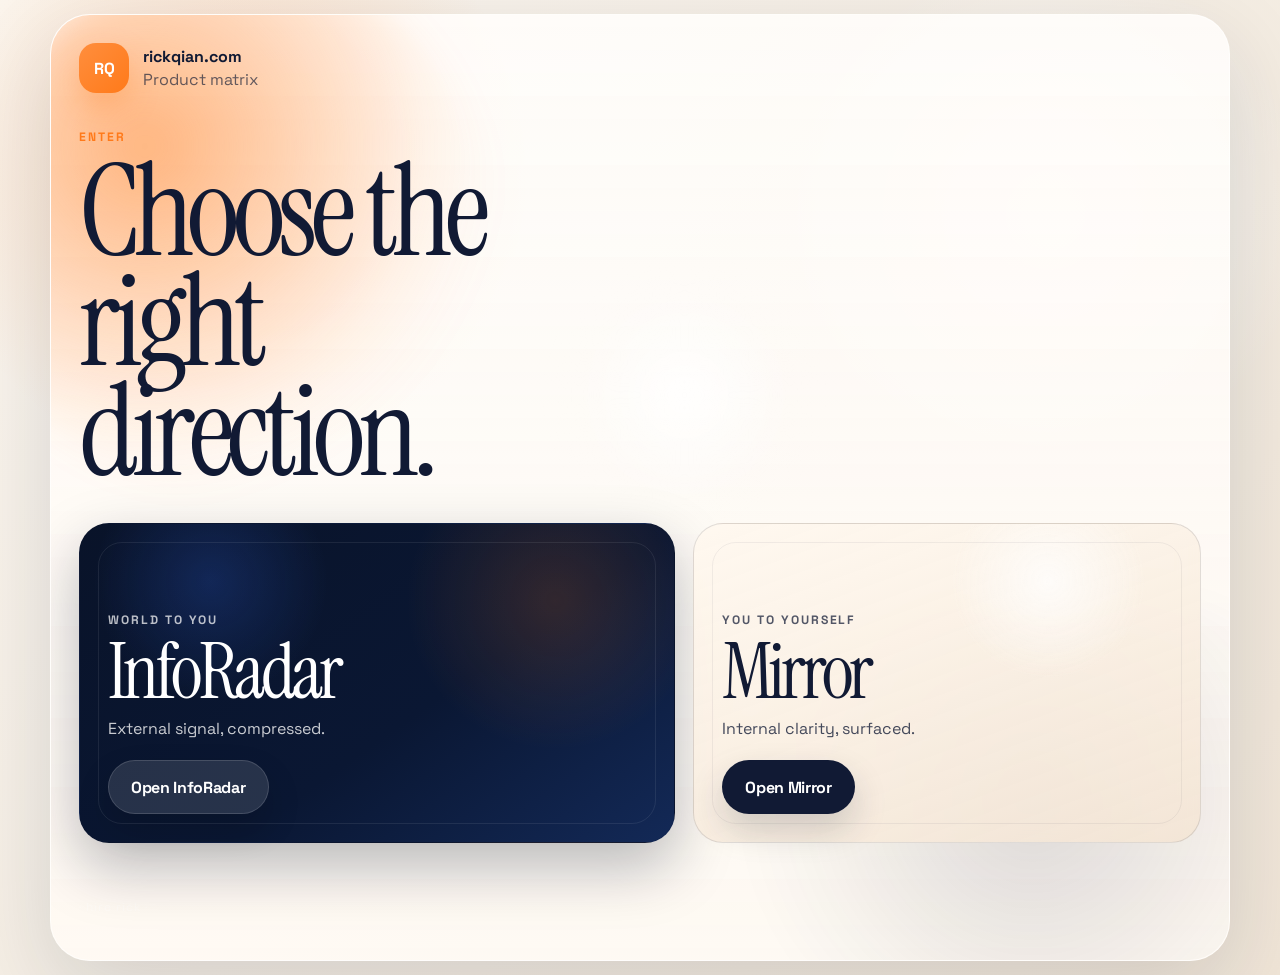
<file: index.html>
<!doctype html>
<html lang="en">
  <head>
    <meta charset="utf-8">
    <meta name="viewport" content="width=device-width, initial-scale=1">
    <title>rickqian.com | Product Matrix</title>
    <meta
      name="description"
      content="Two products. Two directions. Choose the right entrance."
    >
    <meta
      name="websitelaunches-verification"
      content="904a198baa85caa9e404f92781be7e97"
    >
    <meta property="og:title" content="rickqian.com | Product Matrix">
    <meta
      property="og:description"
      content="InfoRadar for external signal. Mirror for internal clarity."
    >
    <meta property="og:type" content="website">
    <meta property="og:url" content="https://rickqian.com/">
    <meta name="twitter:card" content="summary_large_image">
    <meta name="twitter:title" content="rickqian.com | Product Matrix">
    <meta
      name="twitter:description"
      content="InfoRadar for external signal. Mirror for internal clarity."
    >
    <link rel="canonical" href="https://rickqian.com/">
    <link rel="preconnect" href="https://fonts.googleapis.com">
    <link rel="preconnect" href="https://fonts.gstatic.com" crossorigin>
    <link
      href="https://fonts.googleapis.com/css2?family=Instrument+Serif:ital@0;1&family=Space+Grotesk:wght@400;500;700&display=swap"
      rel="stylesheet"
    >
    <link rel="stylesheet" href="root.css?v=20260324a">
  </head>
  <body>
    <main class="shell">
      <section class="stage" id="hero">
        <div class="noise noise-one" aria-hidden="true"></div>
        <div class="noise noise-two" aria-hidden="true"></div>
        <div class="noise noise-three" aria-hidden="true"></div>

        <a class="brand" href="#hero" aria-label="rickqian.com">
          <span class="brand-mark">RQ</span>
          <span class="brand-copy">
            <strong>rickqian.com</strong>
            <span>Product matrix</span>
          </span>
        </a>

        <div class="hero-copy">
          <p class="eyebrow">Enter</p>
          <h1>Choose the right direction.</h1>
        </div>

        <div class="entry-grid" aria-label="Product choices">
          <article class="entry-card entry-card-dark">
            <p class="entry-kicker">World to you</p>
            <h2>InfoRadar</h2>
            <p class="entry-note">External signal, compressed.</p>
            <a
              class="button button-dark"
              href="https://inforadar.rickqian.com/"
              data-carry-context
              data-default-product="inforadar"
              data-default-src="rickqian.com"
              data-default-entry="root-choice"
            >Open InfoRadar</a>
          </article>

          <article class="entry-card entry-card-light">
            <p class="entry-kicker">You to yourself</p>
            <h2>Mirror</h2>
            <p class="entry-note">Internal clarity, surfaced.</p>
            <a
              class="button button-light"
              href="https://mirror.rickqian.com/"
              data-carry-context
              data-default-product="mirror"
              data-default-src="rickqian.com"
              data-default-entry="root-choice"
            >Open Mirror</a>
          </article>
        </div>

        <p class="resume-link">
          <a href="/resume-game.html" style="font-size:.75rem;color:rgba(255,255,255,.35);text-decoration:none;letter-spacing:.08em;">
            · hire rick ·
          </a>
        </p>
      </section>
    </main>

    <script>
      const allowedKeys = ["product", "src", "channel", "campaign", "creative", "entry"];
      const pageParams = new URLSearchParams(window.location.search);

      const shouldCarry = (href) => {
        if (!href || href.startsWith("#") || href.startsWith("mailto:") || href.startsWith("tel:")) {
          return false;
        }

        try {
          const url = new URL(href, window.location.href);
          return url.protocol === "http:" || url.protocol === "https:";
        } catch {
          return false;
        }
      };

      const applyContext = (link) => {
        if (!shouldCarry(link.getAttribute("href"))) {
          return;
        }

        const targetUrl = new URL(link.href, window.location.href);

        allowedKeys.forEach((key) => {
          const existing = targetUrl.searchParams.get(key);
          const incoming = pageParams.get(key);
          const fallback = link.dataset[`default${key.charAt(0).toUpperCase()}${key.slice(1)}`];
          const value = existing || incoming || fallback;

          if (value) {
            targetUrl.searchParams.set(key, value);
          }
        });

        link.href = targetUrl.toString();
      };

      document.querySelectorAll("[data-carry-context]").forEach(applyContext);
    </script>
  </body>
</html>
</file>
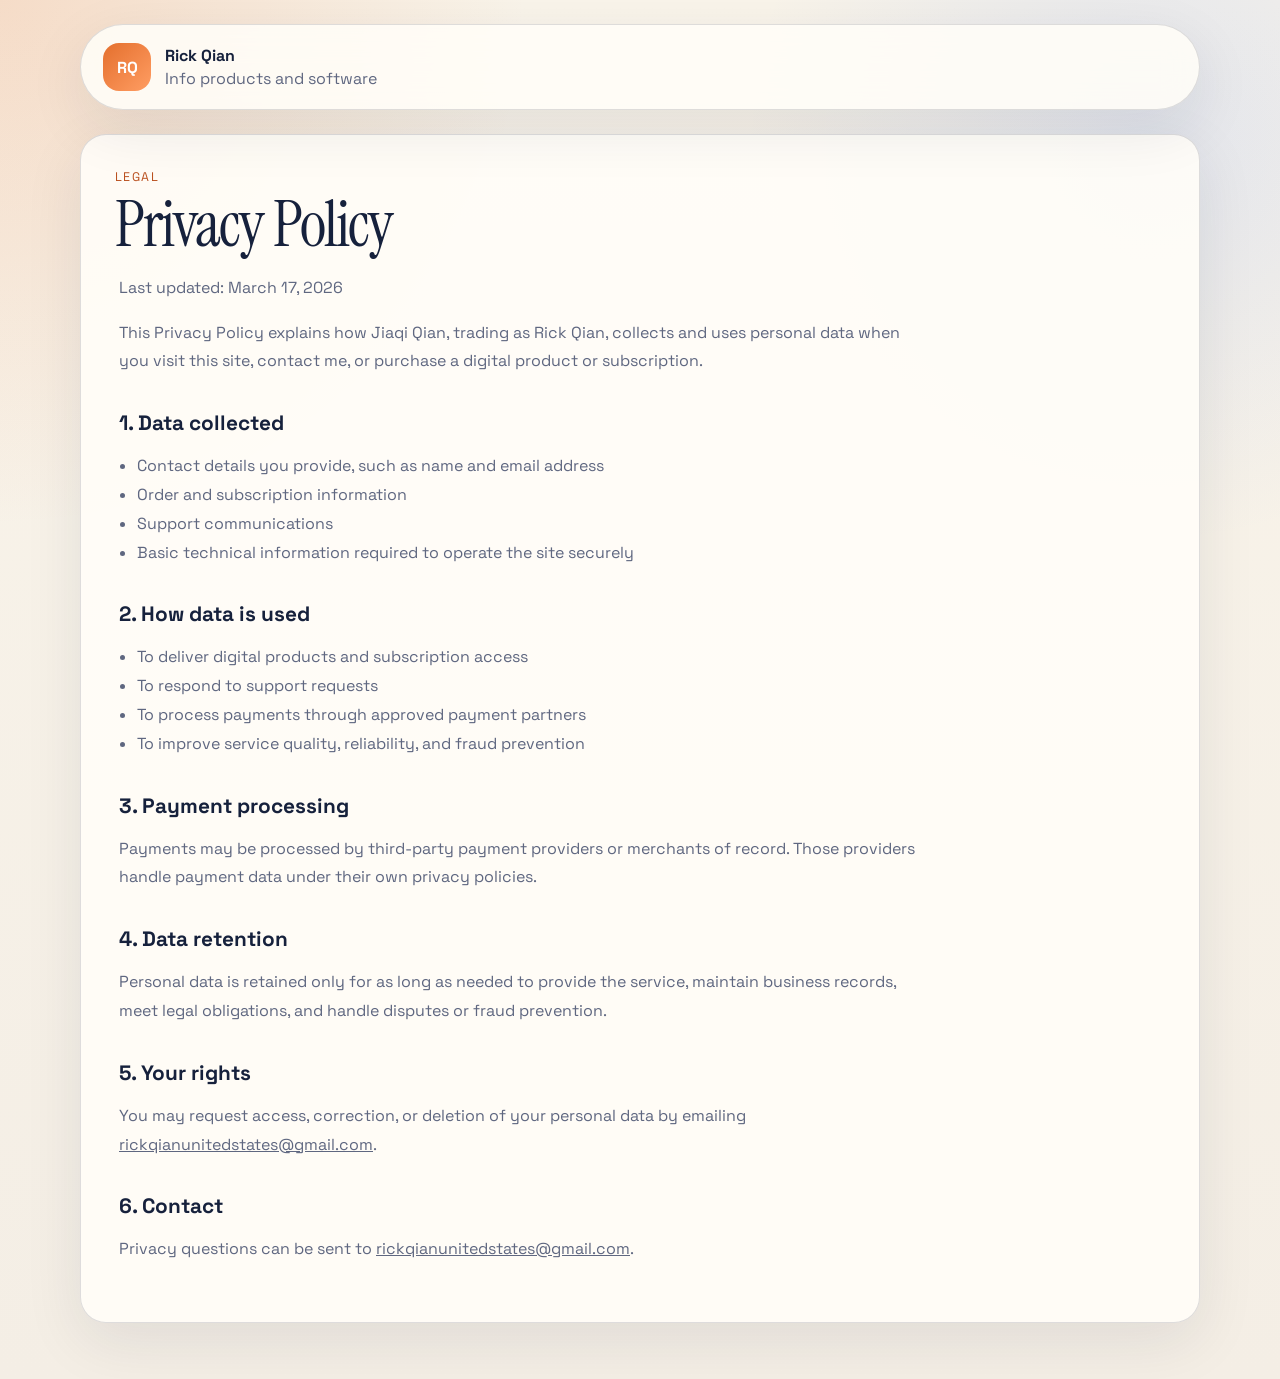
<file: privacy.html>
<!doctype html>
<html lang="en">
  <head>
    <meta charset="utf-8">
    <meta name="viewport" content="width=device-width, initial-scale=1">
    <title>Privacy Policy | Rick Qian</title>
    <meta name="description" content="Privacy policy for Rick Qian digital products and subscriptions.">
    <link rel="preconnect" href="https://fonts.googleapis.com">
    <link rel="preconnect" href="https://fonts.gstatic.com" crossorigin>
    <link
      href="https://fonts.googleapis.com/css2?family=Instrument+Serif:ital@0;1&family=Space+Grotesk:wght@400;500;700&display=swap"
      rel="stylesheet"
    >
    <link rel="stylesheet" href="styles.css">
  </head>
  <body>
    <div class="page-shell">
      <header class="site-header">
        <a class="brand" href="index.html">
          <span class="brand-mark">RQ</span>
          <span class="brand-copy">
            <strong>Rick Qian</strong>
            <span>Info products and software</span>
          </span>
        </a>
      </header>

      <main class="policy-hero">
        <p class="eyebrow">Legal</p>
        <h1>Privacy Policy</h1>
        <div class="policy-copy">
          <p>Last updated: March 17, 2026</p>
          <p>
            This Privacy Policy explains how Jiaqi Qian, trading as Rick Qian,
            collects and uses personal data when you visit this site, contact me,
            or purchase a digital product or subscription.
          </p>

          <h2>1. Data collected</h2>
          <ul>
            <li>Contact details you provide, such as name and email address</li>
            <li>Order and subscription information</li>
            <li>Support communications</li>
            <li>Basic technical information required to operate the site securely</li>
          </ul>

          <h2>2. How data is used</h2>
          <ul>
            <li>To deliver digital products and subscription access</li>
            <li>To respond to support requests</li>
            <li>To process payments through approved payment partners</li>
            <li>To improve service quality, reliability, and fraud prevention</li>
          </ul>

          <h2>3. Payment processing</h2>
          <p>
            Payments may be processed by third-party payment providers or
            merchants of record. Those providers handle payment data under their
            own privacy policies.
          </p>

          <h2>4. Data retention</h2>
          <p>
            Personal data is retained only for as long as needed to provide the
            service, maintain business records, meet legal obligations, and handle
            disputes or fraud prevention.
          </p>

          <h2>5. Your rights</h2>
          <p>
            You may request access, correction, or deletion of your personal data
            by emailing
            <a href="mailto:rickqianunitedstates@gmail.com">rickqianunitedstates@gmail.com</a>.
          </p>

          <h2>6. Contact</h2>
          <p>
            Privacy questions can be sent to
            <a href="mailto:rickqianunitedstates@gmail.com">rickqianunitedstates@gmail.com</a>.
          </p>
        </div>
      </main>
    </div>
  </body>
</html>
</file>
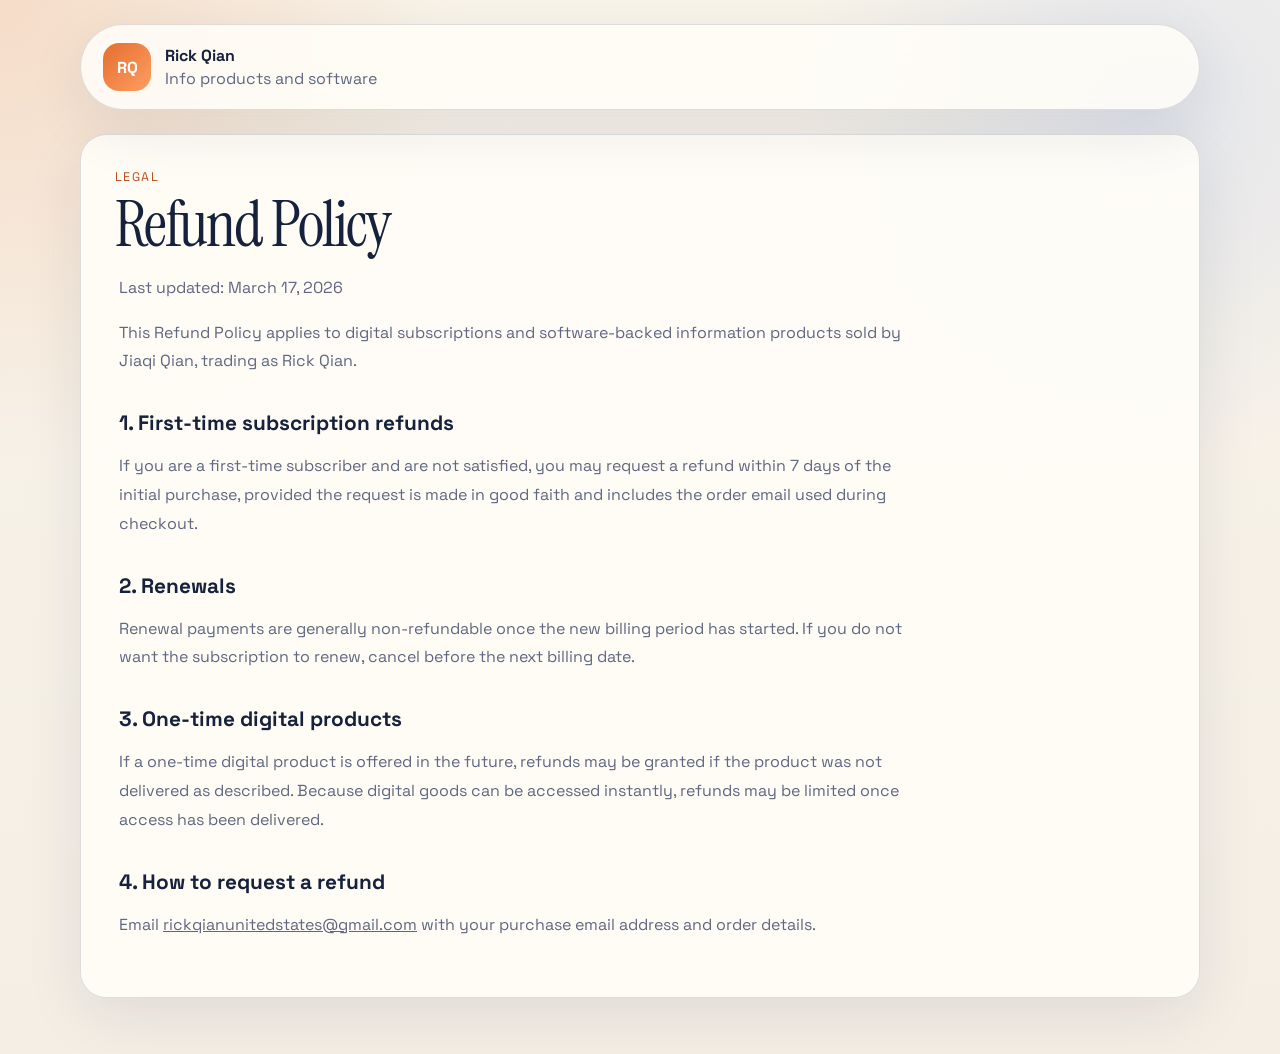
<file: refunds.html>
<!doctype html>
<html lang="en">
  <head>
    <meta charset="utf-8">
    <meta name="viewport" content="width=device-width, initial-scale=1">
    <title>Refund Policy | Rick Qian</title>
    <meta name="description" content="Refund policy for Rick Qian digital products and subscriptions.">
    <link rel="preconnect" href="https://fonts.googleapis.com">
    <link rel="preconnect" href="https://fonts.gstatic.com" crossorigin>
    <link
      href="https://fonts.googleapis.com/css2?family=Instrument+Serif:ital@0;1&family=Space+Grotesk:wght@400;500;700&display=swap"
      rel="stylesheet"
    >
    <link rel="stylesheet" href="styles.css">
  </head>
  <body>
    <div class="page-shell">
      <header class="site-header">
        <a class="brand" href="index.html">
          <span class="brand-mark">RQ</span>
          <span class="brand-copy">
            <strong>Rick Qian</strong>
            <span>Info products and software</span>
          </span>
        </a>
      </header>

      <main class="policy-hero">
        <p class="eyebrow">Legal</p>
        <h1>Refund Policy</h1>
        <div class="policy-copy">
          <p>Last updated: March 17, 2026</p>
          <p>
            This Refund Policy applies to digital subscriptions and software-backed
            information products sold by Jiaqi Qian, trading as Rick Qian.
          </p>

          <h2>1. First-time subscription refunds</h2>
          <p>
            If you are a first-time subscriber and are not satisfied, you may
            request a refund within 7 days of the initial purchase, provided the
            request is made in good faith and includes the order email used during
            checkout.
          </p>

          <h2>2. Renewals</h2>
          <p>
            Renewal payments are generally non-refundable once the new billing
            period has started. If you do not want the subscription to renew,
            cancel before the next billing date.
          </p>

          <h2>3. One-time digital products</h2>
          <p>
            If a one-time digital product is offered in the future, refunds may be
            granted if the product was not delivered as described. Because digital
            goods can be accessed instantly, refunds may be limited once access has
            been delivered.
          </p>

          <h2>4. How to request a refund</h2>
          <p>
            Email
            <a href="mailto:rickqianunitedstates@gmail.com">rickqianunitedstates@gmail.com</a>
            with your purchase email address and order details.
          </p>
        </div>
      </main>
    </div>
  </body>
</html>
</file>
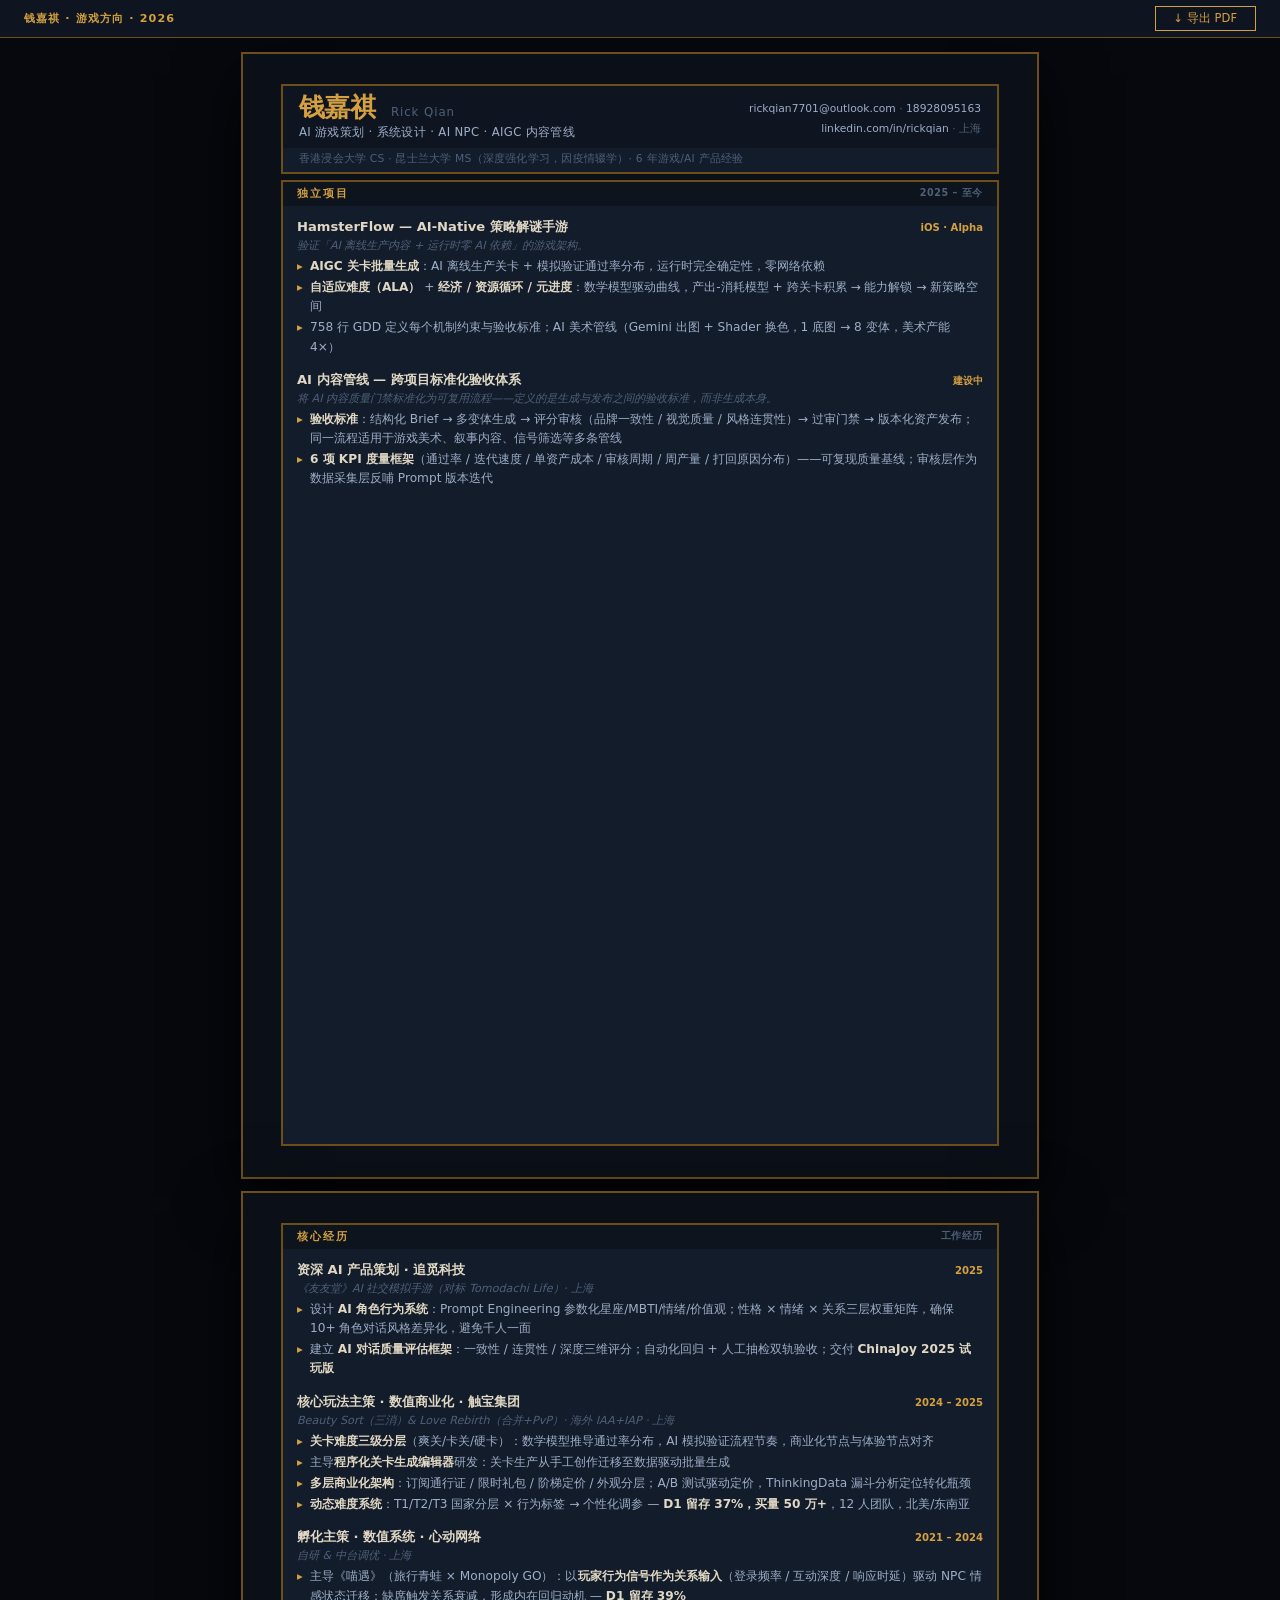
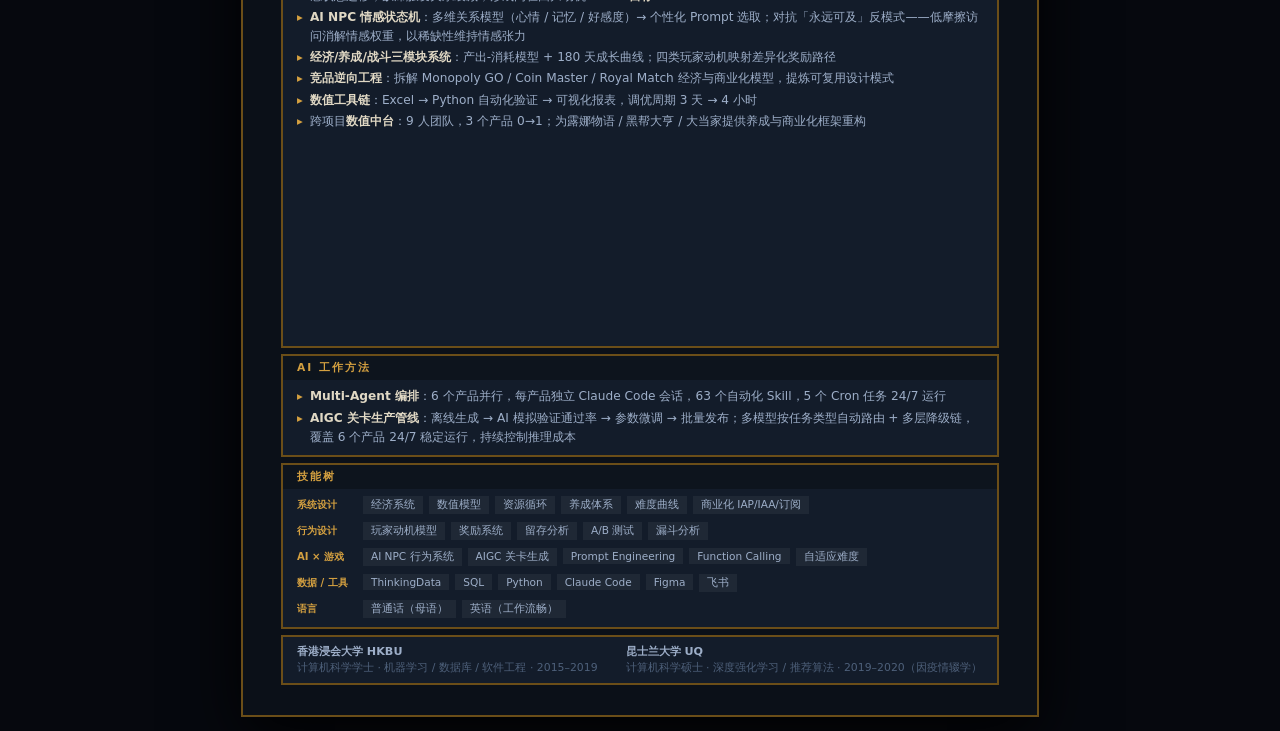
<file: resume-game.html>
<!DOCTYPE html>
<html lang="zh">
<head>
<meta charset="UTF-8">
<meta name="viewport" content="width=device-width, initial-scale=1.0">
<title>钱嘉祺 · AI 游戏策划</title>
<style>
  @page { size: A4; margin: 0 }

  :root {
    --bg:       #0b1018;
    --panel:    #131c2a;
    --head:     #0e1520;
    --gold:     #d4a040;
    --gold-dim: #6b4e18;
    --ink:      #e0d8c4;
    --ink2:     #9daec8;
    --ink3:     #4e607a;
    --sep:      rgba(212,160,64,.18);
  }

  *, *::before, *::after { margin: 0; padding: 0; box-sizing: border-box }

  body {
    font-family: "PingFang SC", "Hiragino Sans GB", "Noto Sans CJK SC", system-ui, sans-serif;
    background: #06080e;
    color: var(--ink);
    -webkit-font-smoothing: antialiased;
  }

  /* ── 工具栏 ── */
  .toolbar {
    position: sticky; top: 0; z-index: 100;
    background: var(--head);
    border-bottom: 1px solid var(--gold-dim);
    padding: 6px 24px;
    display: flex; align-items: center; gap: 12px;
  }
  .toolbar-label { color: var(--gold); font-size: .7rem; letter-spacing: .1em; font-weight: 700 }
  .toolbar-spacer { flex: 1 }
  .toolbar-btn {
    border: 1px solid var(--gold); padding: 4px 18px;
    font-size: .72rem; background: transparent; color: var(--gold);
    cursor: pointer; font-family: inherit; transition: background .15s, color .15s;
  }
  .toolbar-btn:hover { background: var(--gold); color: var(--head) }

  /* ── A4 页面 ── */
  .page {
    width: 210mm; height: 297mm;
    margin: 16px auto;
    background: var(--bg);
    padding: 8mm 10mm;
    box-shadow: 0 0 0 2px var(--gold-dim), 0 20px 60px rgba(0,0,0,.9);
    overflow: hidden;
    display: flex; flex-direction: column; gap: 6px;
  }
  .page + .page { margin-top: 6px }
  .page-break { page-break-after: always }

  /* ── Header ── */
  .header-panel {
    background: var(--panel);
    border: 2px solid var(--gold-dim);
    flex-shrink: 0;
    overflow: hidden;
  }
  .header-top-bar {
    background: var(--head);
    padding: 9px 16px 8px;
    display: flex; justify-content: space-between; align-items: flex-end;
  }
  .name {
    font-size: 1.6rem; font-weight: 900;
    color: var(--gold); letter-spacing: -.02em; line-height: 1;
  }
  .name small {
    font-size: .46em; font-weight: 400;
    color: var(--ink3); margin-left: .6em; letter-spacing: .08em;
  }
  .role {
    font-size: .73rem; font-weight: 500;
    color: var(--ink2); margin-top: 4px; letter-spacing: .03em;
  }
  .contact-strip {
    text-align: right; font-size: .67rem;
    color: var(--ink3); line-height: 1.9;
  }
  .contact-strip a { color: var(--ink2); text-decoration: none }
  .edu-line {
    padding: 4px 16px 6px;
    font-size: .67rem; color: var(--ink3);
    letter-spacing: .02em;
  }

  /* ── 通用面板 ── */
  .panel {
    background: var(--panel);
    border: 2px solid var(--gold-dim);
    overflow: hidden; flex-shrink: 0;
  }
  .panel.grow { flex: 1 }

  .panel-head {
    background: rgba(0,0,0,.3);
    padding: 5px 14px;
    display: flex; align-items: center; gap: 10px;
  }
  .panel-head-title {
    font-size: .67rem; font-weight: 800;
    letter-spacing: .18em; text-transform: uppercase;
    color: var(--gold);
  }
  .panel-head-line { flex: 1 }
  .panel-head-badge {
    font-size: .6rem; font-weight: 600;
    color: var(--ink3); letter-spacing: .06em;
  }

  .panel-body { padding: 6px 14px; display: flex; flex-direction: column }

  /* ── 条目：无任何边框，靠间距分隔 ── */
  .card {
    padding: 6px 0;
    page-break-inside: avoid;
  }
  .card + .card { margin-top: 2px }

  .card-head {
    display: flex; justify-content: space-between;
    align-items: baseline; margin-bottom: 2px;
  }
  .card-title { font-size: .82rem; font-weight: 700; color: var(--ink) }
  .card-badge {
    font-size: .63rem; font-weight: 600; color: var(--gold);
    white-space: nowrap; flex-shrink: 0;
  }
  .card-sub {
    font-size: .7rem; color: var(--ink3);
    font-style: italic; margin-bottom: 4px;
  }
  .card ul { list-style: none }
  .card li {
    font-size: .76rem; line-height: 1.58;
    color: var(--ink2);
    padding-left: 13px; position: relative;
    margin-bottom: 2px;
  }
  .card li:last-child { margin-bottom: 0 }
  .card li::before {
    content: '▸'; position: absolute; left: 0;
    color: var(--gold); font-size: .72rem; line-height: 1.58;
  }
  .m { font-weight: 600; color: var(--ink) }

  /* ── 技能树 ── */
  .skill-grid { padding: 7px 14px; display: flex; flex-direction: column; gap: 6px }
  .skill-row { display: flex; align-items: flex-start; gap: 6px; flex-wrap: wrap }
  .skill-cat {
    font-size: .63rem; font-weight: 700; color: var(--gold);
    min-width: 60px; padding-top: 2px; white-space: nowrap;
  }
  .tag {
    display: inline-block; padding: 2px 8px;
    font-size: .66rem;
    color: var(--ink2); background: rgba(255,255,255,.05);
    margin-bottom: 2px;
  }

  /* ── 教育条 ── */
  .edu-bar {
    background: var(--panel);
    border: 2px solid var(--gold-dim);
    padding: 6px 14px;
    display: flex; gap: 28px; flex-shrink: 0;
  }
  .edu-item { font-size: .68rem; color: var(--ink3); line-height: 1.55 }
  .edu-item strong { color: var(--ink2); font-weight: 600; display: block; font-size: .7rem }

  /* ── AI 方法 ── */
  .method-body { padding: 7px 14px }
  .method-body ul { list-style: none }
  .method-body li {
    font-size: .76rem; line-height: 1.58; color: var(--ink2);
    padding-left: 13px; position: relative; margin-bottom: 3px;
  }
  .method-body li:last-child { margin-bottom: 0 }
  .method-body li::before {
    content: '▸'; position: absolute; left: 0;
    color: var(--gold); font-size: .72rem; line-height: 1.58;
  }

  @media print {
    *, *::before, *::after { -webkit-print-color-adjust: exact !important; print-color-adjust: exact !important; }
    body { background: var(--bg) }
    .toolbar { display: none !important }
    .page { box-shadow: none; margin: 0; width: 210mm; height: 297mm }
    .page + .page { margin-top: 0 }
  }
  @media screen and (max-width: 820px) {
    .page { width: auto; height: auto; margin: 0; padding: 12px; box-shadow: none; overflow: visible; display: block }
    .page > * { margin-bottom: 8px }
  }
</style>
</head>
<body>

<div class="toolbar">
  <span class="toolbar-label">钱嘉祺 · 游戏方向 · 2026</span>
  <div class="toolbar-spacer"></div>
  <button class="toolbar-btn" onclick="window.print()">↓ 导出 PDF</button>
</div>

<!-- ════════════════ 第一页 ════════════════ -->
<div class="page page-break">

  <!-- Header -->
  <div class="header-panel">
    <div class="header-top-bar">
      <div>
        <div class="name">钱嘉祺 <small>Rick Qian</small></div>
        <div class="role">AI 游戏策划 · 系统设计 · AI NPC · AIGC 内容管线</div>
      </div>
      <div class="contact-strip">
        <div><a href="mailto:rickqian7701@outlook.com">rickqian7701@outlook.com</a> · <a href="tel:+8618928095163">18928095163</a></div>
        <div><a href="https://linkedin.com/in/rickqian">linkedin.com/in/rickqian</a> · 上海</div>
      </div>
    </div>
    <div class="edu-line">香港浸会大学 CS · 昆士兰大学 MS（深度强化学习，因疫情辍学）· 6 年游戏/AI 产品经验</div>
  </div>

  <!-- 独立项目 面板 -->
  <div class="panel grow">
    <div class="panel-head">
      <div class="panel-head-title">独立项目</div>
      <div class="panel-head-line"></div>
      <div class="panel-head-badge">2025 – 至今</div>
    </div>
    <div class="panel-body">

      <div class="card">
        <div class="card-head">
          <div class="card-title">HamsterFlow — AI-Native 策略解谜手游</div>
          <div class="card-badge">iOS · Alpha</div>
        </div>
        <div class="card-sub">验证「AI 离线生产内容 + 运行时零 AI 依赖」的游戏架构。</div>
        <ul>
          <li><span class="m">AIGC 关卡批量生成</span>：AI 离线生产关卡 + 模拟验证通过率分布，运行时完全确定性，零网络依赖</li>
          <li><span class="m">自适应难度（ALA）</span> + <span class="m">经济 / 资源循环 / 元进度</span>：数学模型驱动曲线，产出-消耗模型 + 跨关卡积累 → 能力解锁 → 新策略空间</li>
          <li>758 行 GDD 定义每个机制约束与验收标准；AI 美术管线（Gemini 出图 + Shader 换色，1 底图 → 8 变体，美术产能 4×）</li>
        </ul>
      </div>

      <div class="card">
        <div class="card-head">
          <div class="card-title">AI 内容管线 — 跨项目标准化验收体系</div>
          <div class="card-badge">建设中</div>
        </div>
        <div class="card-sub">将 AI 内容质量门禁标准化为可复用流程——定义的是生成与发布之间的验收标准，而非生成本身。</div>
        <ul>
          <li><span class="m">验收标准</span>：结构化 Brief → 多变体生成 → 评分审核（品牌一致性 / 视觉质量 / 风格连贯性）→ 过审门禁 → 版本化资产发布；同一流程适用于游戏美术、叙事内容、信号筛选等多条管线</li>
          <li><span class="m">6 项 KPI 度量框架</span>（通过率 / 迭代速度 / 单资产成本 / 审核周期 / 周产量 / 打回原因分布）——可复现质量基线；审核层作为数据采集层反哺 Prompt 版本迭代</li>
        </ul>
      </div>

    </div>
  </div>

</div>

<!-- ════════════════ 第二页 ════════════════ -->
<div class="page">

  <!-- 核心经历 -->
  <div class="panel grow">
    <div class="panel-head">
      <div class="panel-head-title">核心经历</div>
      <div class="panel-head-line"></div>
      <div class="panel-head-badge">工作经历</div>
    </div>
    <div class="panel-body">

      <div class="card">
        <div class="card-head">
          <div class="card-title">资深 AI 产品策划 · 追觅科技</div>
          <div class="card-badge">2025</div>
        </div>
        <div class="card-sub">《友友堂》AI 社交模拟手游（对标 Tomodachi Life）· 上海</div>
        <ul>
          <li>设计 <span class="m">AI 角色行为系统</span>：Prompt Engineering 参数化星座/MBTI/情绪/价值观；性格 × 情绪 × 关系三层权重矩阵，确保 10+ 角色对话风格差异化，避免千人一面</li>
          <li>建立 <span class="m">AI 对话质量评估框架</span>：一致性 / 连贯性 / 深度三维评分；自动化回归 + 人工抽检双轨验收；交付 <span class="m">ChinaJoy 2025 试玩版</span></li>
        </ul>
      </div>

      <div class="card">
        <div class="card-head">
          <div class="card-title">核心玩法主策 · 数值商业化 · 触宝集团</div>
          <div class="card-badge">2024 – 2025</div>
        </div>
        <div class="card-sub">Beauty Sort（三消）&amp; Love Rebirth（合并+PvP）· 海外 IAA+IAP · 上海</div>
        <ul>
          <li><span class="m">关卡难度三级分层</span>（爽关/卡关/硬卡）：数学模型推导通过率分布，AI 模拟验证流程节奏，商业化节点与体验节点对齐</li>
          <li>主导<span class="m">程序化关卡生成编辑器</span>研发：关卡生产从手工创作迁移至数据驱动批量生成</li>
          <li><span class="m">多层商业化架构</span>：订阅通行证 / 限时礼包 / 阶梯定价 / 外观分层；A/B 测试驱动定价，ThinkingData 漏斗分析定位转化瓶颈</li>
          <li><span class="m">动态难度系统</span>：T1/T2/T3 国家分层 × 行为标签 → 个性化调参 — <span class="m">D1 留存 37%，买量 50 万+</span>，12 人团队，北美/东南亚</li>
        </ul>
      </div>

      <div class="card">
        <div class="card-head">
          <div class="card-title">孵化主策 · 数值系统 · 心动网络</div>
          <div class="card-badge">2021 – 2024</div>
        </div>
        <div class="card-sub">自研 &amp; 中台调优 · 上海</div>
        <ul>
          <li>主导《喵遇》（旅行青蛙 × Monopoly GO）：以<span class="m">玩家行为信号作为关系输入</span>（登录频率 / 互动深度 / 响应时延）驱动 NPC 情感状态迁移；缺席触发关系衰减，形成内在回归动机 — <span class="m">D1 留存 39%</span></li>
          <li><span class="m">AI NPC 情感状态机</span>：多维关系模型（心情 / 记忆 / 好感度）→ 个性化 Prompt 选取；对抗「永远可及」反模式——低摩擦访问消解情感权重，以稀缺性维持情感张力</li>
          <li><span class="m">经济/养成/战斗三模块系统</span>：产出-消耗模型 + 180 天成长曲线；四类玩家动机映射差异化奖励路径</li>
          <li><span class="m">竞品逆向工程</span>：拆解 Monopoly GO / Coin Master / Royal Match 经济与商业化模型，提炼可复用设计模式</li>
          <li><span class="m">数值工具链</span>：Excel → Python 自动化验证 → 可视化报表，调优周期 3 天 → 4 小时</li>
          <li>跨项目<span class="m">数值中台</span>：9 人团队，3 个产品 0→1；为露娜物语 / 黑帮大亨 / 大当家提供养成与商业化框架重构</li>
        </ul>
      </div>

    </div>
  </div>

  <!-- AI 工作方法 -->
  <div class="panel">
    <div class="panel-head">
      <div class="panel-head-title">AI 工作方法</div>
      <div class="panel-head-line"></div>
    </div>
    <div class="method-body">
      <ul>
        <li><span class="m">Multi-Agent 编排</span>：6 个产品并行，每产品独立 Claude Code 会话，63 个自动化 Skill，5 个 Cron 任务 24/7 运行</li>
        <li><span class="m">AIGC 关卡生产管线</span>：离线生成 → AI 模拟验证通过率 → 参数微调 → 批量发布；多模型按任务类型自动路由 + 多层降级链，覆盖 6 个产品 24/7 稳定运行，持续控制推理成本</li>
      </ul>
    </div>
  </div>

  <!-- 技能树 -->
  <div class="panel">
    <div class="panel-head">
      <div class="panel-head-title">技能树</div>
      <div class="panel-head-line"></div>
    </div>
    <div class="skill-grid">
      <div class="skill-row">
        <span class="skill-cat">系统设计</span>
        <span class="tag">经济系统</span><span class="tag">数值模型</span><span class="tag">资源循环</span><span class="tag">养成体系</span><span class="tag">难度曲线</span><span class="tag">商业化 IAP/IAA/订阅</span>
      </div>
      <div class="skill-row">
        <span class="skill-cat">行为设计</span>
        <span class="tag">玩家动机模型</span><span class="tag">奖励系统</span><span class="tag">留存分析</span><span class="tag">A/B 测试</span><span class="tag">漏斗分析</span>
      </div>
      <div class="skill-row">
        <span class="skill-cat">AI × 游戏</span>
        <span class="tag">AI NPC 行为系统</span><span class="tag">AIGC 关卡生成</span><span class="tag">Prompt Engineering</span><span class="tag">Function Calling</span><span class="tag">自适应难度</span>
      </div>
      <div class="skill-row">
        <span class="skill-cat">数据 / 工具</span>
        <span class="tag">ThinkingData</span><span class="tag">SQL</span><span class="tag">Python</span><span class="tag">Claude Code</span><span class="tag">Figma</span><span class="tag">飞书</span>
      </div>
      <div class="skill-row">
        <span class="skill-cat">语言</span>
        <span class="tag">普通话（母语）</span><span class="tag">英语（工作流畅）</span>
      </div>
    </div>
  </div>

  <!-- 教育（极简底部）-->
  <div class="edu-bar">
    <div class="edu-item">
      <strong>香港浸会大学 HKBU</strong>
      计算机科学学士 · 机器学习 / 数据库 / 软件工程 · 2015–2019
    </div>
    <div class="edu-item">
      <strong>昆士兰大学 UQ</strong>
      计算机科学硕士 · 深度强化学习 / 推荐算法 · 2019–2020（因疫情辍学）
    </div>
  </div>

</div>

</body>
</html>
</file>
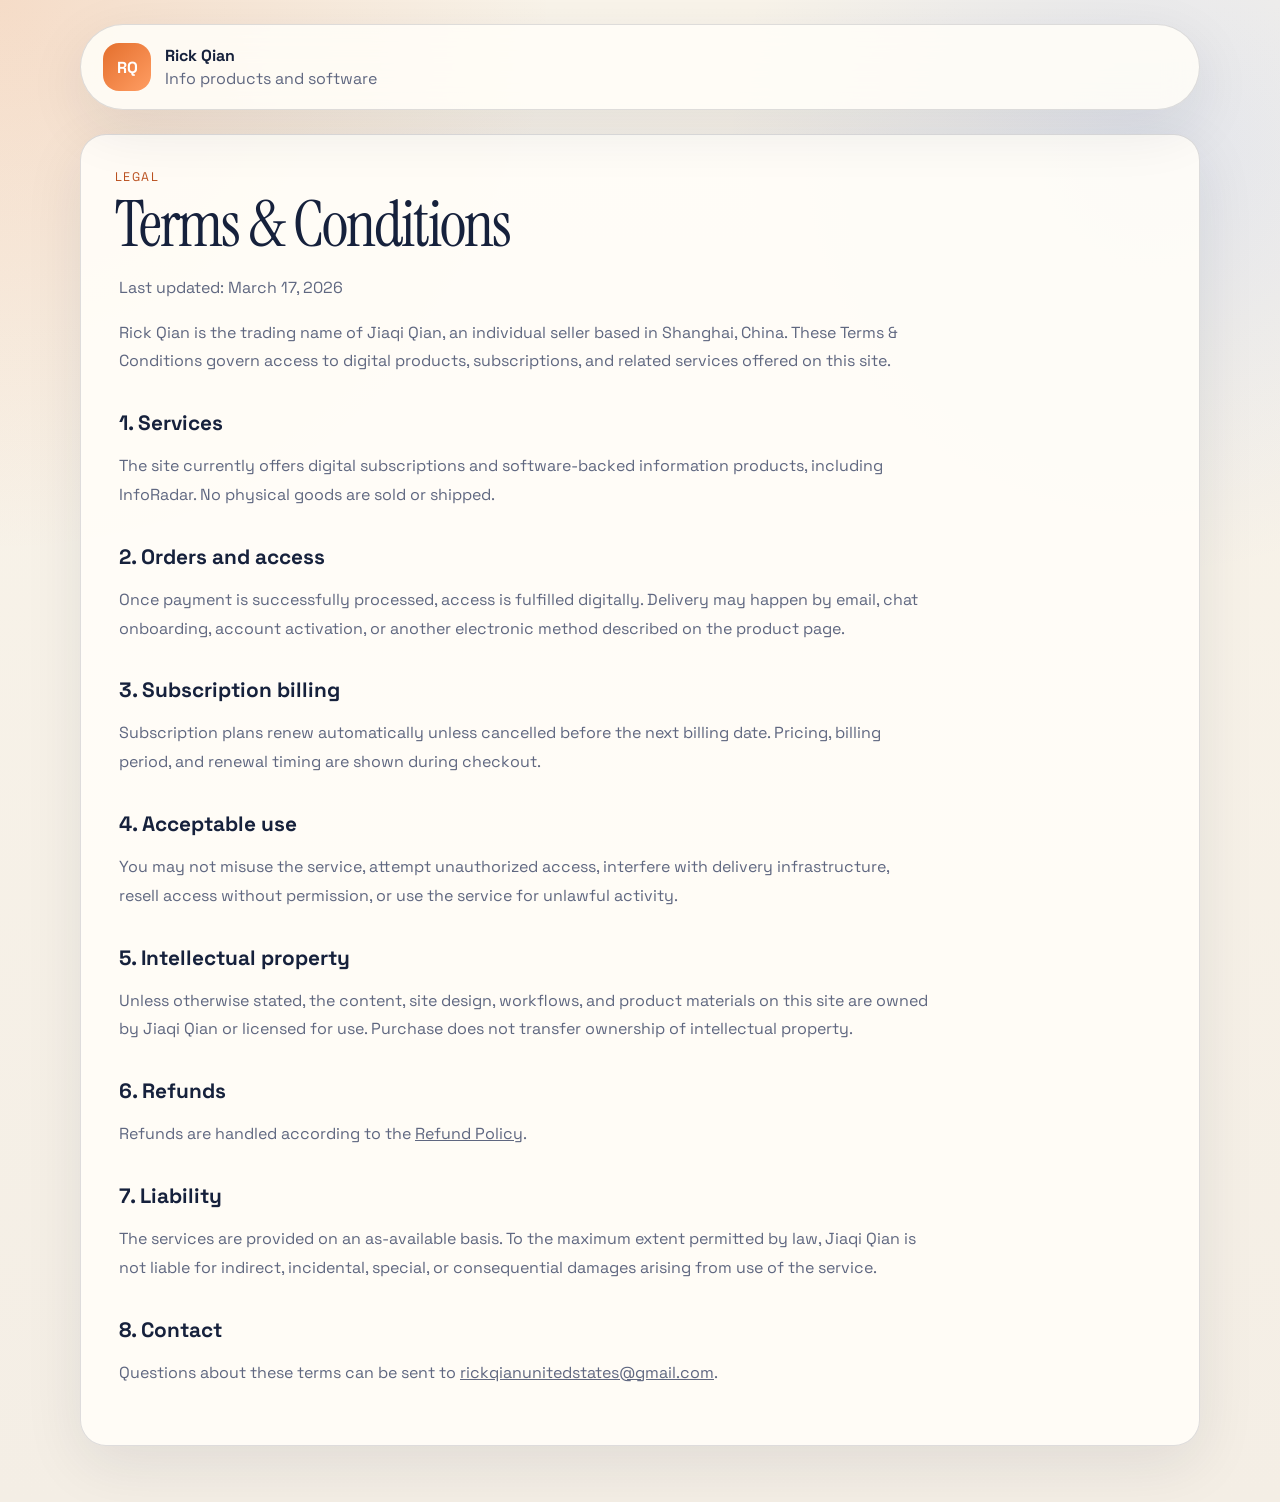
<file: terms.html>
<!doctype html>
<html lang="en">
  <head>
    <meta charset="utf-8">
    <meta name="viewport" content="width=device-width, initial-scale=1">
    <title>Terms & Conditions | Rick Qian</title>
    <meta name="description" content="Terms and conditions for Rick Qian digital products and subscriptions.">
    <link rel="preconnect" href="https://fonts.googleapis.com">
    <link rel="preconnect" href="https://fonts.gstatic.com" crossorigin>
    <link
      href="https://fonts.googleapis.com/css2?family=Instrument+Serif:ital@0;1&family=Space+Grotesk:wght@400;500;700&display=swap"
      rel="stylesheet"
    >
    <link rel="stylesheet" href="styles.css">
  </head>
  <body>
    <div class="page-shell">
      <header class="site-header">
        <a class="brand" href="index.html">
          <span class="brand-mark">RQ</span>
          <span class="brand-copy">
            <strong>Rick Qian</strong>
            <span>Info products and software</span>
          </span>
        </a>
      </header>

      <main class="policy-hero">
        <p class="eyebrow">Legal</p>
        <h1>Terms &amp; Conditions</h1>
        <div class="policy-copy">
          <p>Last updated: March 17, 2026</p>
          <p>
            Rick Qian is the trading name of Jiaqi Qian, an individual seller based in
            Shanghai, China. These Terms &amp; Conditions govern access to digital
            products, subscriptions, and related services offered on this site.
          </p>

          <h2>1. Services</h2>
          <p>
            The site currently offers digital subscriptions and software-backed
            information products, including InfoRadar. No physical goods are sold
            or shipped.
          </p>

          <h2>2. Orders and access</h2>
          <p>
            Once payment is successfully processed, access is fulfilled digitally.
            Delivery may happen by email, chat onboarding, account activation, or
            another electronic method described on the product page.
          </p>

          <h2>3. Subscription billing</h2>
          <p>
            Subscription plans renew automatically unless cancelled before the next
            billing date. Pricing, billing period, and renewal timing are shown
            during checkout.
          </p>

          <h2>4. Acceptable use</h2>
          <p>
            You may not misuse the service, attempt unauthorized access, interfere
            with delivery infrastructure, resell access without permission, or use
            the service for unlawful activity.
          </p>

          <h2>5. Intellectual property</h2>
          <p>
            Unless otherwise stated, the content, site design, workflows, and
            product materials on this site are owned by Jiaqi Qian or licensed for
            use. Purchase does not transfer ownership of intellectual property.
          </p>

          <h2>6. Refunds</h2>
          <p>
            Refunds are handled according to the <a href="refunds.html">Refund Policy</a>.
          </p>

          <h2>7. Liability</h2>
          <p>
            The services are provided on an as-available basis. To the maximum
            extent permitted by law, Jiaqi Qian is not liable for indirect,
            incidental, special, or consequential damages arising from use of the
            service.
          </p>

          <h2>8. Contact</h2>
          <p>
            Questions about these terms can be sent to
            <a href="mailto:rickqianunitedstates@gmail.com">rickqianunitedstates@gmail.com</a>.
          </p>
        </div>
      </main>
    </div>
  </body>
</html>
</file>
<file: root.css>
:root {
  --bg: #f4ede3;
  --paper: rgba(255, 250, 244, 0.74);
  --ink: #111a34;
  --ink-soft: rgba(17, 26, 52, 0.66);
  --line: rgba(17, 26, 52, 0.12);
  --orange: #ff7a1a;
  --midnight: #071126;
  --glow: 0 30px 90px rgba(17, 26, 52, 0.14);
  --radius-xl: 40px;
  --radius-lg: 30px;
  --radius-pill: 999px;
}

* {
  box-sizing: border-box;
}

html {
  scroll-behavior: smooth;
}

body {
  margin: 0;
  min-height: 100vh;
  background:
    radial-gradient(circle at 18% 18%, rgba(255, 122, 26, 0.24), transparent 23%),
    radial-gradient(circle at 82% 22%, rgba(255, 255, 255, 0.7), transparent 20%),
    linear-gradient(135deg, #fbf6ef 0%, var(--bg) 52%, #f0e5d7 100%);
  color: var(--ink);
  font-family: "Space Grotesk", "Avenir Next", "Segoe UI", sans-serif;
  overflow-x: hidden;
}

a {
  color: inherit;
  text-decoration: none;
}

.shell {
  width: min(1180px, calc(100vw - 28px));
  min-height: 100vh;
  margin: 0 auto;
  padding: 14px 0;
}

.stage {
  position: relative;
  min-height: calc(100vh - 28px);
  padding: 28px;
  overflow: hidden;
  border: 1px solid rgba(255, 255, 255, 0.58);
  border-radius: var(--radius-xl);
  background:
    linear-gradient(180deg, rgba(255, 255, 255, 0.54), rgba(255, 250, 244, 0.7)),
    var(--paper);
  box-shadow: var(--glow);
  display: grid;
  align-content: space-between;
  gap: 36px;
}

.noise {
  position: absolute;
  border-radius: 999px;
  filter: blur(16px);
  pointer-events: none;
}

.noise-one {
  top: -6%;
  left: -8%;
  width: 42vw;
  height: 42vw;
  min-width: 260px;
  min-height: 260px;
  background:
    radial-gradient(circle at 35% 35%, rgba(255, 122, 26, 0.54), rgba(255, 122, 26, 0.05) 58%, transparent 72%);
}

.noise-two {
  right: -12%;
  bottom: -8%;
  width: 48vw;
  height: 34vw;
  min-width: 300px;
  min-height: 220px;
  background:
    radial-gradient(circle at 45% 45%, rgba(17, 26, 52, 0.14), rgba(17, 26, 52, 0.02) 58%, transparent 76%);
}

.noise-three {
  top: 28%;
  left: 44%;
  width: 18vw;
  height: 18vw;
  min-width: 140px;
  min-height: 140px;
  background:
    radial-gradient(circle at 50% 50%, rgba(255, 255, 255, 0.88), rgba(255, 255, 255, 0.08) 60%, transparent 80%);
}

.brand,
.hero-copy,
.entry-grid {
  position: relative;
  z-index: 1;
}

.brand {
  display: inline-flex;
  align-items: center;
  gap: 14px;
  width: fit-content;
}

.brand-mark {
  width: 50px;
  height: 50px;
  display: inline-flex;
  align-items: center;
  justify-content: center;
  border-radius: 17px;
  background: linear-gradient(135deg, #ff8e3d, var(--orange));
  color: white;
  font-weight: 700;
  box-shadow: 0 14px 30px rgba(255, 122, 26, 0.28);
}

.brand-copy {
  display: inline-flex;
  flex-direction: column;
  gap: 2px;
}

.brand-copy strong {
  font-size: 1rem;
}

.brand-copy span {
  color: var(--ink-soft);
}

.hero-copy {
  display: grid;
  gap: 12px;
  max-width: 760px;
  margin-top: auto;
}

.eyebrow,
.entry-kicker {
  margin: 0;
  font-size: 0.76rem;
  font-weight: 700;
  letter-spacing: 0.16em;
  text-transform: uppercase;
}

.eyebrow {
  color: var(--orange);
}

h1,
h2 {
  margin: 0;
  font-family: "Instrument Serif", Georgia, serif;
  font-weight: 400;
  letter-spacing: -0.05em;
}

h1 {
  max-width: 8ch;
  font-size: clamp(4.8rem, 10vw, 8.4rem);
  line-height: 0.86;
}

.entry-grid {
  display: grid;
  grid-template-columns: minmax(0, 1.08fr) minmax(0, 0.92fr);
  align-items: end;
  gap: 18px;
}

.entry-card {
  position: relative;
  min-height: 320px;
  padding: 28px;
  border-radius: var(--radius-lg);
  border: 1px solid var(--line);
  backdrop-filter: blur(10px);
  display: grid;
  align-content: end;
  gap: 10px;
}

.entry-card::before {
  content: "";
  position: absolute;
  inset: 18px;
  border-radius: 24px;
  pointer-events: none;
}

.entry-card-dark {
  color: white;
  background:
    radial-gradient(circle at 22% 18%, rgba(54, 113, 255, 0.2), transparent 22%),
    radial-gradient(circle at 80% 24%, rgba(255, 122, 26, 0.16), transparent 28%),
    linear-gradient(145deg, #091329 0%, #0a1733 58%, #132957 100%);
  box-shadow: 0 24px 60px rgba(7, 17, 38, 0.28);
}

.entry-card-dark::before {
  border: 1px solid rgba(255, 255, 255, 0.08);
}

.entry-card-light {
  background:
    radial-gradient(circle at 70% 18%, rgba(255, 255, 255, 0.74), transparent 22%),
    linear-gradient(160deg, rgba(255, 248, 239, 0.96), rgba(244, 229, 212, 0.86));
}

.entry-card-light::before {
  border: 1px solid rgba(17, 26, 52, 0.06);
}

.entry-card h2 {
  font-size: clamp(3rem, 6vw, 4.8rem);
  line-height: 0.9;
}

.entry-kicker {
  color: inherit;
  opacity: 0.72;
}

.entry-note {
  margin: 0;
  max-width: 17rem;
  color: inherit;
  opacity: 0.78;
  font-size: 1rem;
  line-height: 1.55;
}

.button {
  display: inline-flex;
  align-items: center;
  justify-content: center;
  width: fit-content;
  min-height: 54px;
  margin-top: 8px;
  padding: 0 22px;
  border-radius: var(--radius-pill);
  border: 1px solid transparent;
  font-weight: 700;
  letter-spacing: -0.02em;
  transition: transform 150ms ease, box-shadow 150ms ease, background 150ms ease, border-color 150ms ease;
}

.button:hover {
  transform: translateY(-1px);
}

.button-dark {
  background: rgba(255, 255, 255, 0.12);
  border-color: rgba(255, 255, 255, 0.14);
  box-shadow: 0 16px 34px rgba(0, 0, 0, 0.16);
}

.button-dark:hover {
  background: rgba(255, 255, 255, 0.18);
}

.button-light {
  background: var(--ink);
  color: white;
  box-shadow: 0 16px 34px rgba(17, 26, 52, 0.18);
}

.button-light:hover {
  background: #1a2750;
}

@media (max-width: 860px) {
  .entry-grid {
    grid-template-columns: 1fr;
  }

  .entry-card {
    min-height: 280px;
  }

  h1 {
    max-width: 9ch;
    font-size: clamp(3.8rem, 15vw, 6rem);
  }
}

@media (max-width: 640px) {
  .shell {
    width: min(100vw - 16px, 100%);
    padding: 8px 0;
  }

  .stage {
    min-height: calc(100vh - 16px);
    padding: 20px;
    gap: 28px;
  }

  .brand {
    gap: 12px;
  }

  .brand-mark {
    width: 46px;
    height: 46px;
  }

  .entry-card {
    min-height: 248px;
    padding: 22px;
  }

  .entry-card h2 {
    font-size: clamp(2.5rem, 12vw, 3.6rem);
  }

  .button {
    width: 100%;
  }

  .noise-one {
    width: 78vw;
    height: 78vw;
  }

  .noise-two {
    width: 80vw;
    height: 54vw;
  }
}
</file>
<file: styles.css>
:root {
  --bg: #f7f2e8;
  --panel: #fffdf8;
  --ink: #16213c;
  --muted: #5f6780;
  --line: rgba(22, 33, 60, 0.14);
  --accent: #e46f2d;
  --accent-dark: #ba5120;
  --accent-soft: #f8d8c5;
  --shadow: 0 18px 60px rgba(22, 33, 60, 0.09);
  --radius: 26px;
}

* {
  box-sizing: border-box;
}

html {
  scroll-behavior: smooth;
}

body {
  margin: 0;
  color: var(--ink);
  background:
    radial-gradient(circle at top left, rgba(228, 111, 45, 0.18), transparent 28%),
    radial-gradient(circle at 90% 10%, rgba(68, 124, 251, 0.12), transparent 24%),
    linear-gradient(180deg, #f9f4ea 0%, #f4eee5 100%);
  font-family: "Space Grotesk", "Avenir Next", "Segoe UI", sans-serif;
}

a {
  color: inherit;
}

.page-shell {
  width: min(1120px, calc(100vw - 32px));
  margin: 0 auto;
  padding: 24px 0 56px;
}

.site-header,
.hero,
.section,
.site-footer {
  background: rgba(255, 253, 248, 0.88);
  border: 1px solid var(--line);
  box-shadow: var(--shadow);
  backdrop-filter: blur(16px);
}

.site-header {
  display: flex;
  align-items: center;
  justify-content: space-between;
  gap: 20px;
  padding: 18px 22px;
  border-radius: 999px;
  position: sticky;
  top: 16px;
  z-index: 20;
}

.brand {
  display: inline-flex;
  align-items: center;
  gap: 14px;
  text-decoration: none;
}

.brand-mark {
  width: 48px;
  height: 48px;
  border-radius: 16px;
  display: inline-flex;
  align-items: center;
  justify-content: center;
  font-weight: 700;
  color: white;
  background: linear-gradient(135deg, var(--accent), #ff9d63);
}

.brand-copy {
  display: inline-flex;
  flex-direction: column;
  gap: 2px;
}

.brand-copy strong {
  font-size: 1rem;
}

.brand-copy span,
.site-nav a,
.lead,
.hero-points,
.feature-card p,
.delivery-grid p,
.faq-list p,
.pricing-note,
.site-footer p,
.site-footer a,
.policy-copy p,
.policy-copy li {
  color: var(--muted);
}

.site-nav {
  display: inline-flex;
  flex-wrap: wrap;
  gap: 18px;
}

.site-nav a {
  text-decoration: none;
  font-size: 0.95rem;
}

.hero {
  margin-top: 24px;
  border-radius: calc(var(--radius) + 8px);
  padding: 40px;
  display: grid;
  gap: 28px;
  grid-template-columns: minmax(0, 1.2fr) minmax(320px, 0.8fr);
}

.eyebrow {
  margin: 0 0 10px;
  text-transform: uppercase;
  letter-spacing: 0.12em;
  font-size: 0.78rem;
  color: var(--accent-dark);
}

.hero h1,
.section h2,
.policy-hero h1 {
  margin: 0;
  line-height: 0.95;
  font-family: "Instrument Serif", Georgia, serif;
  font-weight: 400;
  letter-spacing: -0.03em;
}

.hero h1 {
  font-size: clamp(3rem, 8vw, 6rem);
  max-width: 10ch;
}

.lead {
  font-size: 1.08rem;
  line-height: 1.7;
  max-width: 60ch;
}

.hero-actions {
  display: flex;
  gap: 14px;
  flex-wrap: wrap;
  margin: 28px 0 20px;
}

.button {
  display: inline-flex;
  align-items: center;
  justify-content: center;
  min-height: 48px;
  padding: 0 22px;
  border-radius: 999px;
  text-decoration: none;
  font-weight: 600;
  border: 1px solid var(--line);
}

.button-primary {
  background: var(--ink);
  color: white;
  border-color: transparent;
}

.button-secondary {
  background: white;
}

.hero-points {
  display: grid;
  gap: 8px;
  padding-left: 18px;
  line-height: 1.6;
}

.hero-card {
  align-self: end;
  background: linear-gradient(180deg, rgba(22, 33, 60, 0.98), rgba(31, 44, 78, 0.95));
  color: white;
  border-radius: var(--radius);
  padding: 26px;
}

.card-label,
.digest-topic,
.tier {
  text-transform: uppercase;
  letter-spacing: 0.12em;
  font-size: 0.76rem;
  color: var(--accent-soft);
}

.digest-item + .digest-item {
  margin-top: 18px;
  padding-top: 18px;
  border-top: 1px solid rgba(255, 255, 255, 0.12);
}

.digest-item h2 {
  margin: 8px 0 8px;
  font-size: 1.4rem;
  line-height: 1.08;
}

.digest-item p {
  margin: 0;
  color: rgba(255, 255, 255, 0.78);
  line-height: 1.6;
}

.section {
  margin-top: 22px;
  border-radius: var(--radius);
  padding: 34px;
}

.section-heading {
  max-width: 750px;
}

.section h2,
.policy-hero h1 {
  font-size: clamp(2.2rem, 5vw, 4rem);
}

.feature-grid,
.delivery-grid,
.faq-list {
  display: grid;
  gap: 18px;
  grid-template-columns: repeat(3, minmax(0, 1fr));
  margin-top: 26px;
}

.feature-card,
.delivery-grid article,
.faq-list article,
.price-card {
  background: var(--panel);
  border: 1px solid var(--line);
  border-radius: 22px;
  padding: 24px;
}

.feature-card h3,
.delivery-grid h3,
.faq-list h3 {
  margin: 0 0 10px;
  font-size: 1.1rem;
}

.pricing-grid {
  display: grid;
  grid-template-columns: repeat(3, minmax(0, 1fr));
  gap: 18px;
  margin-top: 28px;
}

.price-card {
  position: relative;
  overflow: hidden;
}

.price-card.featured {
  border-color: rgba(228, 111, 45, 0.4);
  box-shadow: 0 22px 50px rgba(228, 111, 45, 0.14);
}

.price-card.featured::after {
  content: "";
  position: absolute;
  inset: auto -30% 75% auto;
  width: 180px;
  height: 180px;
  background: radial-gradient(circle, rgba(228, 111, 45, 0.22), transparent 60%);
}

.price {
  margin: 8px 0 0;
  font-size: 2.6rem;
  font-weight: 700;
}

.price span {
  font-size: 1rem;
  font-weight: 500;
}

.price-subtitle {
  margin-top: 6px;
  color: var(--muted);
}

.price-card ul {
  margin: 20px 0 0;
  padding-left: 18px;
  line-height: 1.8;
}

.pricing-note {
  margin: 18px 0 0;
}

.site-footer {
  margin-top: 22px;
  padding: 26px;
  border-radius: var(--radius);
  display: flex;
  justify-content: space-between;
  gap: 24px;
  align-items: center;
}

.footer-brand {
  margin: 0 0 8px;
  color: var(--ink);
  font-weight: 700;
}

.site-footer nav {
  display: flex;
  gap: 18px;
  flex-wrap: wrap;
}

.policy-hero {
  margin-top: 24px;
  padding: 34px;
  border: 1px solid var(--line);
  border-radius: var(--radius);
  background: rgba(255, 253, 248, 0.92);
  box-shadow: var(--shadow);
}

.policy-copy {
  margin-top: 18px;
  padding: 0 4px 8px;
  max-width: 820px;
}

.policy-copy h2 {
  margin-top: 34px;
  margin-bottom: 12px;
  font-size: 1.3rem;
}

.policy-copy p,
.policy-copy li {
  line-height: 1.8;
  font-size: 1rem;
}

.policy-copy ul {
  padding-left: 18px;
}

@media (max-width: 920px) {
  .site-header,
  .site-footer,
  .hero,
  .feature-grid,
  .pricing-grid,
  .delivery-grid,
  .faq-list {
    grid-template-columns: 1fr;
  }

  .site-header,
  .site-footer {
    border-radius: 28px;
  }

  .site-header,
  .site-footer {
    align-items: flex-start;
  }

  .hero {
    padding: 28px;
  }
}

@media (max-width: 640px) {
  .page-shell {
    width: min(100vw - 18px, 100%);
    padding-top: 10px;
  }

  .site-header,
  .section,
  .site-footer,
  .policy-hero {
    padding: 22px;
  }

  .hero {
    padding: 22px;
  }
}
</file>
